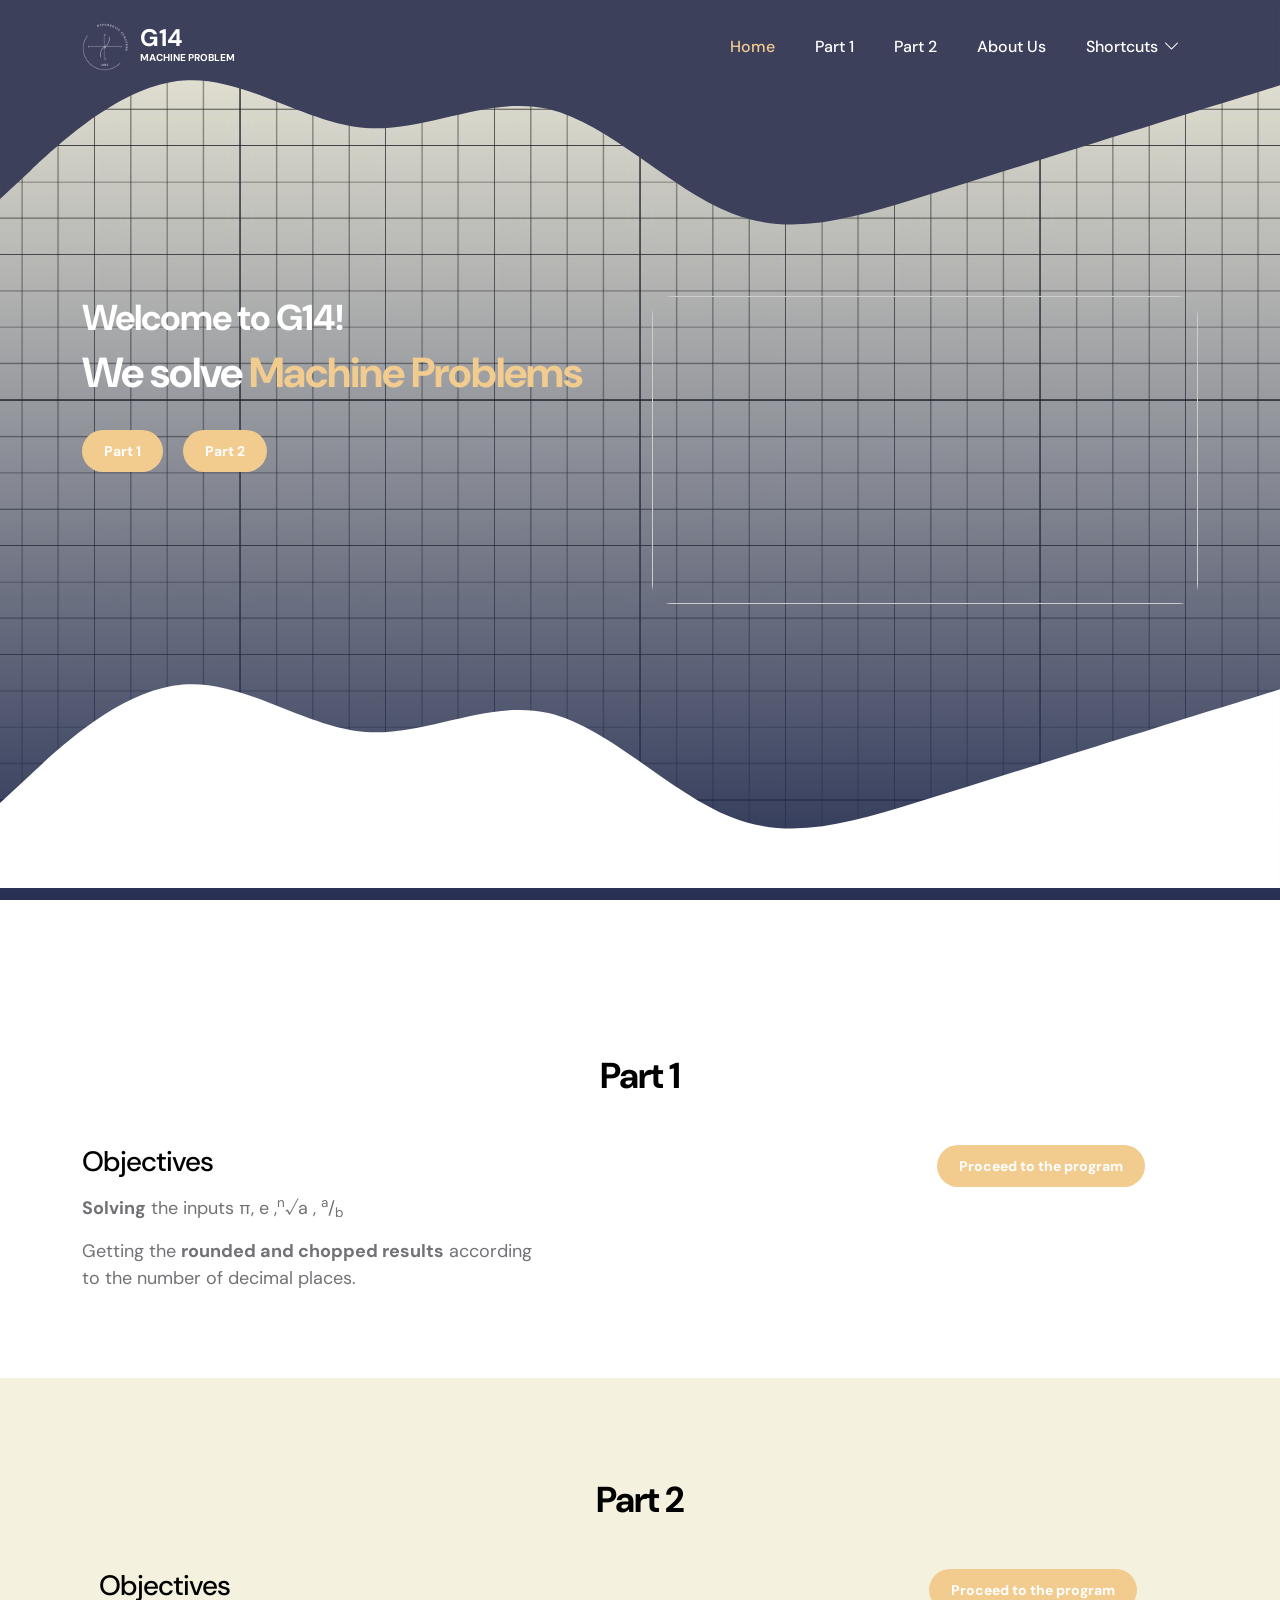
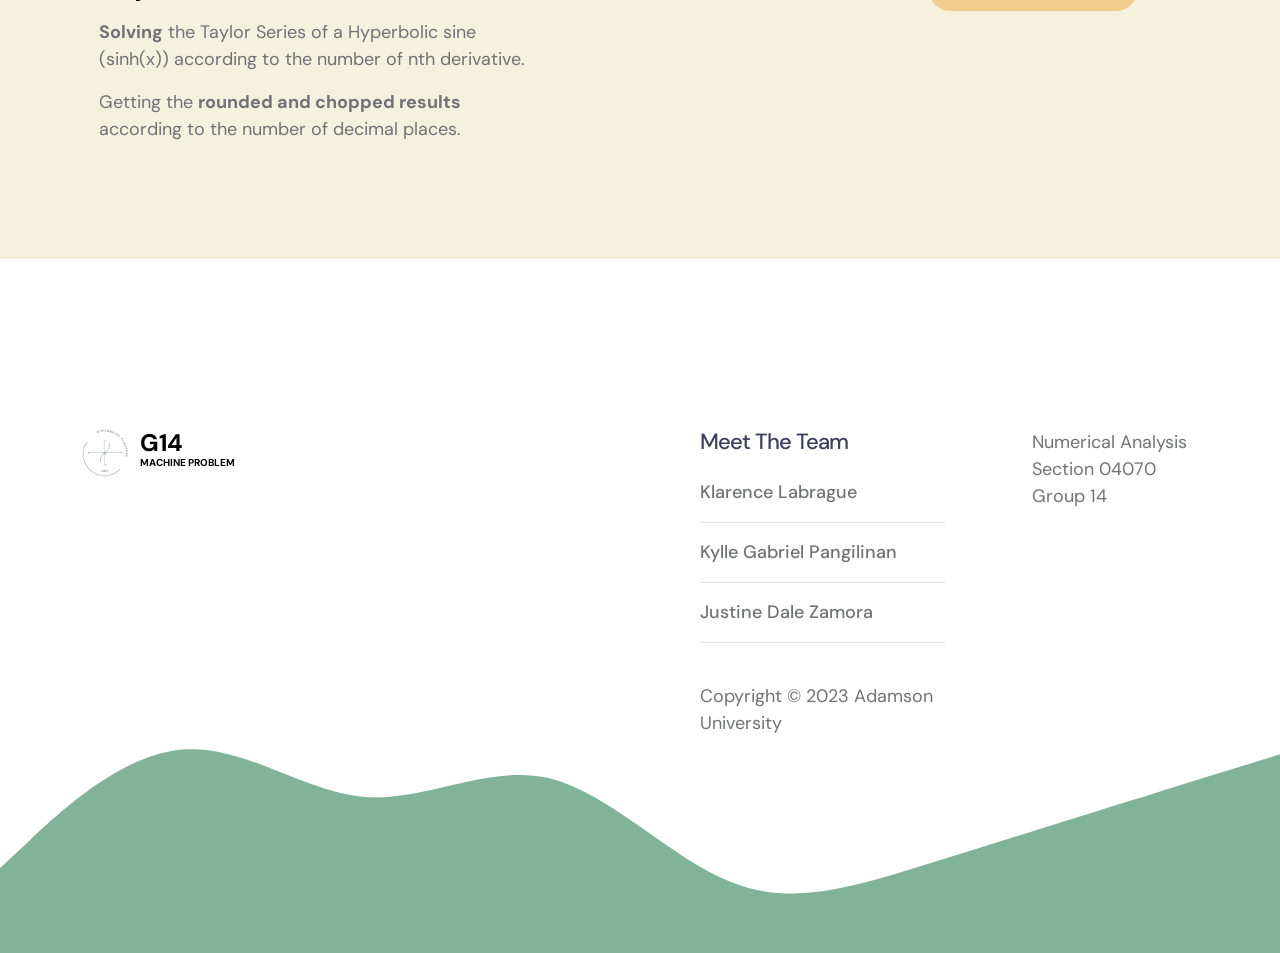
<file: Group14(sinh(x))/index.html>
<!doctype html>
<html lang="en">
    <head>
        <meta charset="utf-8">
        <meta name="viewport" content="width=device-width, initial-scale=1">

        <meta name="description" content="">
        <meta name="author" content="">

        <title>Machine Problem | Grp 14</title>

        <!-- CSS FILES -->                
        <link rel="preconnect" href="https://fonts.googleapis.com">

        <link rel="preconnect" href="https://fonts.gstatic.com" crossorigin>

        <link href="https://fonts.googleapis.com/css2?family=DM+Sans:ital,wght@0,400;0,500;0,700;1,400&display=swap" rel="stylesheet">

        <link href="css/bootstrap.min.css" rel="stylesheet">

        <link href="css/bootstrap-icons.css" rel="stylesheet">

        <link href="css/machineproblem.css" rel="stylesheet">
        
    </head>
    
    <body>
        <main>
            <nav class="navbar navbar-expand-lg">                
                <div class="container">
                    <a class="navbar-brand d-flex align-items-center" href="index.html">
                        <img src="images/logo.png" class="navbar-brand-image img-fluid" alt="Tiya Golf Club">
                        <span class="navbar-brand-text">
                            G14
                            <small>Machine Problem</small>
                        </span>
                    </a>

                    <button class="navbar-toggler" type="button" data-bs-toggle="collapse" data-bs-target="#navbarNav" aria-controls="navbarNav" aria-expanded="false" aria-label="Toggle navigation">
                        <span class="navbar-toggler-icon"></span>
                    </button>
    
                    <div class="collapse navbar-collapse" id="navbarNav">
                        <ul class="navbar-nav ms-lg-auto">
                            <li class="nav-item">
                                <a class="nav-link click-scroll" href="#section_1">Home</a>
                            </li>
    
                            <li class="nav-item">
                                <a class="nav-link click-scroll" href="#section_2">Part 1</a>
                            </li>

                            <li class="nav-item">
                                <a class="nav-link click-scroll" href="#section_3">Part 2</a>
                            </li>

                            <li class="nav-item">
                                <a class="nav-link click-scroll" href="#section_4">About Us</a>
                            </li>


                            <li class="nav-item dropdown">
                                <a class="nav-link dropdown-toggle" href="#" id="navbarLightDropdownMenuLink" role="button" data-bs-toggle="dropdown" aria-expanded="false">Shortcuts</a>

                                <ul class="dropdown-menu dropdown-menu-light" aria-labelledby="navbarLightDropdownMenuLink">
                                    <li><a class="dropdown-item" href="part1.html">Part 1</a></li>

                                    <li><a class="dropdown-item" href="part2.html">Part 2</a></li>
                                </ul>
                            </li>
                        </ul>
                    </div>
                </div>
            </nav>

            <section class="hero-section d-flex justify-content-center align-items-center" id="section_1">

                <div class="section-overlay"></div>

                <svg xmlns="http://www.w3.org/2000/svg" viewBox="0 0 1440 320"><path fill="#3D405B" fill-opacity="1" d="M0,224L34.3,192C68.6,160,137,96,206,90.7C274.3,85,343,139,411,144C480,149,549,107,617,122.7C685.7,139,754,213,823,240C891.4,267,960,245,1029,224C1097.1,203,1166,181,1234,160C1302.9,139,1371,117,1406,106.7L1440,96L1440,0L1405.7,0C1371.4,0,1303,0,1234,0C1165.7,0,1097,0,1029,0C960,0,891,0,823,0C754.3,0,686,0,617,0C548.6,0,480,0,411,0C342.9,0,274,0,206,0C137.1,0,69,0,34,0L0,0Z"></path></svg>

                <div class="container">
                    <div class="row">

                        <div class="col-lg-6 col-12 mb-5 mb-lg-0">
                            <h2 class="text-white">Welcome to G14!</h2>

                            <h1 class="cd-headline rotate-1 text-white mb-4 pb-2">
                                <span>We solve</span>
                                <span class="cd-words-wrapper">
                                    <b class="is-visible">Machine Problems</b>
                                    <b>Hyperbolic sine</b>
                                    <b>nth roots</b>
                                    <b>Fractions</b>
                                    <b>Decimals</b>

                                </span>
                            </h1>

                            <div class="custom-btn-group">
                                <a href="#section_2" class="btn custom-btn smoothscroll me-3">Part 1</a>

                                <a href="#section_3" class="btn custom-btn smoothscroll me-3">Part 2</a>
                            </div>

                        
                        </div>

                        <div class="col-lg-6 col-12">
                            <div class="ratio ratio-16x9">
                                <iframe src="https://www.desmos.com/calculator/yai4gfuick?embed" width="500" height="500" style="border: 1px solid #ccc" frameborder=0></iframe>                        
                            </div>

                    </div>
                </div>

                <svg xmlns="http://www.w3.org/2000/svg" viewBox="0 0 1440 320"><path fill="#ffffff" fill-opacity="1" d="M0,224L34.3,192C68.6,160,137,96,206,90.7C274.3,85,343,139,411,144C480,149,549,107,617,122.7C685.7,139,754,213,823,240C891.4,267,960,245,1029,224C1097.1,203,1166,181,1234,160C1302.9,139,1371,117,1406,106.7L1440,96L1440,320L1405.7,320C1371.4,320,1303,320,1234,320C1165.7,320,1097,320,1029,320C960,320,891,320,823,320C754.3,320,686,320,617,320C548.6,320,480,320,411,320C342.9,320,274,320,206,320C137.1,320,69,320,34,320L0,320Z"></path></svg>
            </section>


            <section class="about-section section-padding" id="section_2">
                <div class="container">
                    <div class="row">

                        <div class="col-lg-12 col-12 text-center">
                            <br>
                            <br>
                            <br>
                            <br>
                            <br>
                            <br>
                            <h2 class="mb-lg-5 mb-4">Part 1</h2>
                        </div>

                        <div class="col-lg-5 col-12 me-auto mb-4 mb-lg-0">
                            <h3 class="mb-3">Objectives</h3>

                            <p><strong>Solving</strong> the inputs &pi;, &#101; ,<sup>n</sup>&radic;<span>a&nbsp;</span>, <sup>a</sup>/<sub>b</sub></p>

                            <p>Getting the <strong> rounded and chopped results</strong> according to the number of decimal places.</p>
                        </div>

                        <div class="col-lg-3 col-md-6 col-12 mb-4 mb-lg-0 mb-md-0">
                           
                        </div>

                        <div class="col-lg-3 col-md-6 col-12">
                            <div class="custom-btn-group">
                                <a href="part1.html" class="btn custom-btn smoothscroll me-3">Proceed to the program</a>

                            </div>
                        </div>

                    </div>
                </div>
            </section>
            <section class="events-section section-bg section-padding" id="section_3">
                <div class="container">
                    <div class="row">

                        <div class="col-lg-12 col-12 text-center">
                            <h2 class="mb-lg-5 mb-4">Part 2</h2>
                        </div>

                        <div class="col-lg-5 col-12 me-auto mb-4 mb-lg-0">
                            <h3 class="mb-3">Objectives</h3>

                            <p><strong>Solving</strong> the Taylor Series of a Hyperbolic sine (sinh(x)) according to the number of nth derivative.</p>
                            <p>Getting the <strong> rounded and chopped results</strong> according to the number of decimal places.</p>
                        </div>

                        <div class="col-lg-3 col-md-6 col-12 mb-4 mb-lg-0 mb-md-0">
                           
                        </div>

                        <div class="col-lg-3 col-md-6 col-12">
                            <div class="custom-btn-group">
                                <a href="part2.html" class="btn custom-btn smoothscroll me-3">Proceed to the program</a>

                            </div>
                        </div>

                    </div>
                </div>
            </section>
            <section class="about-section section-padding" id="section_4">
                
            </section>
        </main>

        <footer class="site-footer">
            <div class="container">
                <div class="row">

                    <div class="col-lg-6 col-12 me-auto mb-5 mb-lg-0">
                        <a class="navbar-brand d-flex align-items-center" href="index.html">
                            <img src="images/logo.png" class="navbar-brand-image img-fluid" alt="">
                            <span class="navbar-brand-text">
                                G14
                                <small>Machine Problem</small>
                            </span>
                        </a>
                    </div>

                    <div class="col-lg-3 col-12">
                        <h5 class="site-footer-title mb-4">Meet The Team</h5>

                        <p class="d-flex border-bottom pb-3 mb-3 me-lg-3">
                            <span>Klarence Labrague</span>
                            
                        </p>
                        <p class="d-flex border-bottom pb-3 mb-3 me-lg-3">
                            <span>Kylle Gabriel Pangilinan</span>
                            
                        </p>

                        <p class="d-flex border-bottom pb-3 mb-3 me-lg-3">
                            <span>Justine Dale Zamora</span>
                            
                        </p>
                        <br>
                        <p class="copyright-text">Copyright © 2023 Adamson University</p>
                    </div>

                        <div class="col-lg-2 col-12 ms-auto">
                            
                            <p class="copyright-text">Numerical Analysis<a rel="nofollow" target="_blank">Section 04070 <br> Group 14 </a></p>
                            
                        </div>

                </div>
            </div>

            <svg xmlns="http://www.w3.org/2000/svg" viewBox="0 0 1440 320"><path fill="#81B29A" fill-opacity="1" d="M0,224L34.3,192C68.6,160,137,96,206,90.7C274.3,85,343,139,411,144C480,149,549,107,617,122.7C685.7,139,754,213,823,240C891.4,267,960,245,1029,224C1097.1,203,1166,181,1234,160C1302.9,139,1371,117,1406,106.7L1440,96L1440,320L1405.7,320C1371.4,320,1303,320,1234,320C1165.7,320,1097,320,1029,320C960,320,891,320,823,320C754.3,320,686,320,617,320C548.6,320,480,320,411,320C342.9,320,274,320,206,320C137.1,320,69,320,34,320L0,320Z"></path></svg>
        </footer>


        <!-- JAVASCRIPT FILES -->
        <script src="js/jquery.min.js"></script>
        <script src="js/bootstrap.bundle.min.js"></script>
        <script src="js/jquery.sticky.js"></script>
        <script src="js/click-scroll.js"></script>
        <script src="js/animated-headline.js"></script>
        <script src="js/modernizr.js"></script>
        <script src="js/custom.js"></script>

    </body>
</html>
</file>
<file: Group14(sinh(x))/css/machineproblem.css>
/*---------------------------------------
  CUSTOM PROPERTIES ( VARIABLES )             
-----------------------------------------*/
:root {
  --white-color:                  #ffffff;
  --primary-color:                #81B29A;
  --secondary-color:              #3D405B;
  --section-bg-color:             #F4F1DE;
  --custom-btn-bg-color:          #F2CC8F;
  --custom-btn-bg-hover-color:    #E07A5F;
  --dark-color:                   #000000;
  --p-color:                      #717275;
  --link-hover-color:             #F2CC8F;

  --body-font-family:             'DM Sans', sans-serif;

  --h1-font-size:                 42px;
  --h2-font-size:                 36px;
  --h3-font-size:                 28px;
  --h4-font-size:                 24px;
  --h5-font-size:                 22px;
  --h6-font-size:                 20px;
  --p-font-size:                  18px;
  --menu-font-size:               16px;
  --btn-font-size:                14px;

  --border-radius-large:          100px;
  --border-radius-medium:         20px;
  --border-radius-small:          10px;

  --font-weight-normal:           400;
  --font-weight-medium:           500;
  --font-weight-bold:             700;
}

body {
  background-color: var(--white-color);
  font-family: var(--body-font-family); 
}


/*---------------------------------------
  TYPOGRAPHY               
-----------------------------------------*/

h2,
h3,
h4,
h5,
h6 {
  color: var(--dark-color);
}

h1,
h2,
h3,
h4,
h5,
h6 {
  font-weight: var(--font-weight-medium);
  letter-spacing: -1px;
}

h1 {
  font-size: var(--h1-font-size);
  font-weight: var(--font-weight-bold);
}

h2 {
  font-size: var(--h2-font-size);
  font-weight: var(--font-weight-bold);
}

h3 {
  font-size: var(--h3-font-size);
}

h4 {
  font-size: var(--h4-font-size);
}

h5 {
  font-size: var(--h5-font-size);
}

h6 {
  font-size: var(--h6-font-size);
}

p {
  color: var(--p-color);
  font-size: var(--p-font-size);
  font-weight: var(--font-weight-normal);
}

ul li {
  color: var(--p-color);
  font-size: var(--p-font-size);
  font-weight: var(--font-weight-normal);
}
/*--------------------------------------*/
a, 
button {
  touch-action: manipulation;
  transition: all 0.3s;
}

a {
  display: inline-block;
  color: var(--secondary-color);
  text-decoration: none;
}

a:hover {
  color: var(--link-hover-color);
}

b,
strong {
  font-weight: var(--font-weight-bold);
}

.input .output{
  color: black;
}

.input-field{
  margin-left: 50px;
}

.highlight{
  color: black;
}

.button{
}

#outputWithDec{
  color: black;
  font-weight: bolder;
}

.output{
  color: black;
}

.highlight{
  font-weight: bold;
}

/*--------------------------------------*/

























/*---------------------------------------
  SECTION               
-----------------------------------------*/
.section-bg {
  background-color: var(--section-bg-color);
}

.section-padding {
  padding-top: 100px;
  padding-bottom: 100px;
}

.section-overlay {
  content: "";
  background: rgba(0, 0, 0, 0) linear-gradient(rgba(39, 48, 83, 0.01) 0%, rgb(39, 48, 83) 100%) repeat scroll 0% 0%;
  position: absolute;
  top: 0;
  right: 0;
  bottom: 0;
  left: 0;
}

::selection {
  background-color: var(--primary-color);
  color: var(--white-color);
}


/*---------------------------------------
  ANIMATED HEADLINE               
-----------------------------------------*/
.cd-words-wrapper {
  display: inline-block;
  position: relative;
  text-align: left;
}

.cd-words-wrapper b {
  color: var(--link-hover-color);
  display: inline-block;
  position: absolute;
  white-space: nowrap;
  left: 0;
  top: 0;
}

.cd-words-wrapper b.is-visible {
  position: relative;
}

.no-js .cd-words-wrapper b {
  opacity: 0;
}

.no-js .cd-words-wrapper b.is-visible {
  opacity: 1;
}

.cd-headline.rotate-1 .cd-words-wrapper {
  -webkit-perspective: 300px;
  -moz-perspective: 300px;
  perspective: 300px;
}
.cd-headline.rotate-1 b {
  opacity: 0;
  -webkit-transform-origin: 50% 100%;
  -moz-transform-origin: 50% 100%;
  -ms-transform-origin: 50% 100%;
  -o-transform-origin: 50% 100%;
  transform-origin: 50% 100%;
  -webkit-transform: rotateX(180deg);
  -moz-transform: rotateX(180deg);
  -ms-transform: rotateX(180deg);
  -o-transform: rotateX(180deg);
  transform: rotateX(180deg);
}
.cd-headline.rotate-1 b.is-visible {
  opacity: 1;
  -webkit-transform: rotateX(0deg);
  -moz-transform: rotateX(0deg);
  -ms-transform: rotateX(0deg);
  -o-transform: rotateX(0deg);
  transform: rotateX(0deg);
  -webkit-animation: cd-rotate-1-in 1.2s;
  -moz-animation: cd-rotate-1-in 1.2s;
  animation: cd-rotate-1-in 1.2s;
}
.cd-headline.rotate-1 b.is-hidden {
  -webkit-transform: rotateX(180deg);
  -moz-transform: rotateX(180deg);
  -ms-transform: rotateX(180deg);
  -o-transform: rotateX(180deg);
  transform: rotateX(180deg);
  -webkit-animation: cd-rotate-1-out 1.2s;
  -moz-animation: cd-rotate-1-out 1.2s;
  animation: cd-rotate-1-out 1.2s;
}

@-webkit-keyframes cd-rotate-1-in {
  0% {
    -webkit-transform: rotateX(180deg);
    opacity: 0;
  }
  35% {
    -webkit-transform: rotateX(120deg);
    opacity: 0;
  }
  65% {
    opacity: 0;
  }
  100% {
    -webkit-transform: rotateX(360deg);
    opacity: 1;
  }
}
@-moz-keyframes cd-rotate-1-in {
  0% {
    -moz-transform: rotateX(180deg);
    opacity: 0;
  }
  35% {
    -moz-transform: rotateX(120deg);
    opacity: 0;
  }
  65% {
    opacity: 0;
  }
  100% {
    -moz-transform: rotateX(360deg);
    opacity: 1;
  }
}
@keyframes cd-rotate-1-in {
  0% {
    -webkit-transform: rotateX(180deg);
    -moz-transform: rotateX(180deg);
    -ms-transform: rotateX(180deg);
    -o-transform: rotateX(180deg);
    transform: rotateX(180deg);
    opacity: 0;
  }
  35% {
    -webkit-transform: rotateX(120deg);
    -moz-transform: rotateX(120deg);
    -ms-transform: rotateX(120deg);
    -o-transform: rotateX(120deg);
    transform: rotateX(120deg);
    opacity: 0;
  }
  65% {
    opacity: 0;
  }
  100% {
    -webkit-transform: rotateX(360deg);
    -moz-transform: rotateX(360deg);
    -ms-transform: rotateX(360deg);
    -o-transform: rotateX(360deg);
    transform: rotateX(360deg);
    opacity: 1;
  }
}
@-webkit-keyframes cd-rotate-1-out {
  0% {
    -webkit-transform: rotateX(0deg);
    opacity: 1;
  }
  35% {
    -webkit-transform: rotateX(-40deg);
    opacity: 1;
  }
  65% {
    opacity: 0;
  }
  100% {
    -webkit-transform: rotateX(180deg);
    opacity: 0;
  }
}
@-moz-keyframes cd-rotate-1-out {
  0% {
    -moz-transform: rotateX(0deg);
    opacity: 1;
  }
  35% {
    -moz-transform: rotateX(-40deg);
    opacity: 1;
  }
  65% {
    opacity: 0;
  }
  100% {
    -moz-transform: rotateX(180deg);
    opacity: 0;
  }
}
@keyframes cd-rotate-1-out {
  0% {
    -webkit-transform: rotateX(0deg);
    -moz-transform: rotateX(0deg);
    -ms-transform: rotateX(0deg);
    -o-transform: rotateX(0deg);
    transform: rotateX(0deg);
    opacity: 1;
  }
  35% {
    -webkit-transform: rotateX(-40deg);
    -moz-transform: rotateX(-40deg);
    -ms-transform: rotateX(-40deg);
    -o-transform: rotateX(-40deg);
    transform: rotateX(-40deg);
    opacity: 1;
  }
  65% {
    opacity: 0;
  }
  100% {
    -webkit-transform: rotateX(180deg);
    -moz-transform: rotateX(180deg);
    -ms-transform: rotateX(180deg);
    -o-transform: rotateX(180deg);
    transform: rotateX(180deg);
    opacity: 0;
  }
}


/*---------------------------------------
  CUSTOM BUTTON               
-----------------------------------------*/
.custom-btn {
  background: var(--custom-btn-bg-color);
  border: 2px solid transparent;
  border-radius: var(--border-radius-large);
  color: var(--white-color);
  font-size: var(--btn-font-size);
  font-weight: var(--font-weight-bold);
  line-height: normal;
  transition: all 0.3s;
  padding: 10px 20px;
  clear: both;
}

.custom-btn:hover {
  background: var(--custom-btn-bg-hover-color);
  color: var(--white-color);
}

.custom-border-btn {
  background: transparent;
  border: 2px solid var(--custom-btn-bg-color);
  color: var(--custom-btn-bg-color);
}

.custom-border-btn:hover {
  background: var(--custom-btn-bg-color);
  border-color: transparent;
  color: var(--white-color);
}

.custom-btn-bg-white {
  border-color: var(--white-color);
  color: var(--white-color);
}

.custom-btn-group .link {
  color: var(--white-color);
  font-weight: var(--font-weight-medium);
}

.custom-btn-group .link:hover {
  color: var(--link-hover-color);
}


/*---------------------------------------
  NAVIGATION BAR & OFFCANVAS              
-----------------------------------------*/
.offcanvas {
  background-color: var(--primary-color);
  padding: 30px;
}

.offcanvas.offcanvas-end {
  border-left: 0;
}

.offcanvas-header .btn-close {
  transition: all 0.3s;
}

.offcanvas-header .btn-close:hover {
  transform: rotate(180deg);
}

.offcanvas svg {
  position: absolute;
  bottom: 0;
  right: 0;
  left: 0;
}

.sticky-wrapper {
  position: absolute;
  top: 0;
  right: 0;
  left: 0;
}

.sticky-wrapper.is-sticky .navbar {
  background-color: rgb(61 64 91);
}

.navbar {
  background: transparent;
  z-index: 99;
  padding-top: 15px;
  padding-bottom: 15px;
}

.navbar-brand,
.navbar-brand:hover {
  font-size: var(--h4-font-size);
  font-weight: var(--font-weight-bold);
  display: block;
  color: var(--dark-color);
  max-width: 48px;
}

.navbar .navbar-brand,
.navbar .navbar-brand:hover {
  color: var(--white-color);
}

.navbar .navbar-brand-image {
  filter: brightness(0) invert(1);
}

.navbar-brand-image {
  width: 48px;
  height: 48px;
}

.navbar-brand-text {
  line-height: normal;
  margin-left: 10px;
  position: relative;
  bottom: 5px;
}

.navbar-brand-text small {
  display: block;
  font-size: 10px;
  line-height: 1;
  text-transform: uppercase;
}

.navbar-expand-lg .navbar-nav .nav-link {
  border-radius: var(--border-radius-large);
  margin: 10px;
  padding: 10px;
}

.navbar-nav .nav-link {
  display: inline-block;
  color: var(--white-color);
  font-size: var(--menu-font-size);
  font-weight: var(--font-weight-medium);
  padding-top: 15px;
  padding-bottom: 15px;
}

.navbar-nav .nav-link.active, 
.navbar-nav .nav-link:hover {
  color: var(--link-hover-color);
}

.navbar .dropdown-menu {
  background: var(--white-color);
  box-shadow: 0 1rem 3rem rgba(0,0,0,.175);
  border: 0;
  display: inherit;
  opacity: 0;
  min-width: 9rem;
  margin-top: 20px;
  padding: 13px 0 10px 0;
  transition: all 0.3s;
  pointer-events: none;
}

.navbar .dropdown-menu::before {
  content: "";
  width: 0;
  height: 0;
  border-left: 20px solid transparent;
  border-right: 20px solid transparent;
  border-bottom: 15px solid var(--white-color);
  position: absolute;
  top: -10px;
  left: 10px;
}

.navbar .dropdown-item {
  display: inline-block;
  color: var(--p-color);
  font-size: var(--menu-font-size);
  font-weight: var(--font-weight-medium);
  position: relative;
}

.navbar .dropdown-item.active, 
.navbar .dropdown-item:active,
.navbar .dropdown-item:focus, 
.navbar .dropdown-item:hover {
  background: transparent;
  color: var(--link-hover-color);
}

.navbar .dropdown-toggle::after {
  content: "\f282";
  display: inline-block;
  font-family: bootstrap-icons !important;
  font-size: var(--copyright-font-size);
  font-style: normal;
  font-weight: normal !important;
  font-variant: normal;
  text-transform: none;
  line-height: 1;
  vertical-align: -.125em;
  -webkit-font-smoothing: antialiased;
  -moz-osx-font-smoothing: grayscale;
  position: relative;
  left: 2px;
  border: 0;
}

@media screen and (min-width: 992px) {
  .navbar .dropdown:hover .dropdown-menu {
    opacity: 1;
    margin-top: 0;
    pointer-events: auto;
  }
}

.navbar-toggler {
  border: 0;
  padding: 0;
  cursor: pointer;
  margin: 0;
  width: 30px;
  height: 35px;
  outline: none;
}

.navbar-toggler:focus {
  outline: none;
  box-shadow: none;
}

.navbar-toggler[aria-expanded="true"] .navbar-toggler-icon {
  background: transparent;
}

.navbar-toggler[aria-expanded="true"] .navbar-toggler-icon:before,
.navbar-toggler[aria-expanded="true"] .navbar-toggler-icon:after {
  transition: top 300ms 50ms ease, -webkit-transform 300ms 350ms ease;
  transition: top 300ms 50ms ease, transform 300ms 350ms ease;
  transition: top 300ms 50ms ease, transform 300ms 350ms ease, -webkit-transform 300ms 350ms ease;
  top: 0;
}

.navbar-toggler[aria-expanded="true"] .navbar-toggler-icon:before {
  transform: rotate(45deg);
}

.navbar-toggler[aria-expanded="true"] .navbar-toggler-icon:after {
  transform: rotate(-45deg);
}

.navbar-toggler .navbar-toggler-icon {
  background: var(--white-color);
  transition: background 10ms 300ms ease;
  display: block;
  width: 30px;
  height: 2px;
  position: relative;
}

.navbar-toggler .navbar-toggler-icon:before,
.navbar-toggler .navbar-toggler-icon:after {
  transition: top 300ms 350ms ease, -webkit-transform 300ms 50ms ease;
  transition: top 300ms 350ms ease, transform 300ms 50ms ease;
  transition: top 300ms 350ms ease, transform 300ms 50ms ease, -webkit-transform 300ms 50ms ease;
  position: absolute;
  right: 0;
  left: 0;
  background: var(--white-color);
  width: 30px;
  height: 2px;
  content: '';
}

.navbar-toggler .navbar-toggler-icon::before {
  top: -8px;
}

.navbar-toggler .navbar-toggler-icon::after {
  top: 8px;
}


/*---------------------------------------
  HERO        
-----------------------------------------*/
.hero-section {
  background-image: url('../images/bg.jpg');
  background-repeat: no-repeat;
  background-size: cover;
  background-position: center;
  position: relative;
  padding-top: 100px;
  padding-bottom: 100px;
  height: 100vh;
  min-height: 670px;
  margin-bottom: -90px;
}

.hero-50 {
  height: auto;
  min-height: 540px;
  margin-bottom: -100px;
}

.hero-50 .container + svg {
  transform: rotate(180deg);
}

.hero-section .ratio {
  border-radius: var(--border-radius-medium);
  overflow: hidden;
}

.hero-section svg {
  position: absolute;
  right: 0;
  left: 0;
}

.hero-section > svg {
  top: 0;
}

.hero-section .container + svg {
  top: auto;
  bottom: -1px;
}

.hero-section .row {
  position: relative;
  z-index: 22;
}


/*---------------------------------------
  BACKGROUND IMAGE SECTION        
-----------------------------------------*/
.section-bg-image {
  background-image: url('../images/frederik-rosar-NDSZcCfnsbY-unsplash.jpg');
  background-repeat: no-repeat;
  background-size: cover;
  background-position: center;
  position: relative;
  margin-bottom: -70px;
}

.section-bg-image .container + svg {
  transform: rotate(180deg);
  position: relative;
  bottom: -1px;
}

.section-bg-image-block {
  backdrop-filter: blur(5px) saturate(180%);
  -webkit-backdrop-filter: blur(5px) saturate(180%);
  background-color: rgba(255, 255, 255, 0.75);
  border-radius: var(--border-radius-medium);
  border: 1px solid rgba(209, 213, 219, 0.3);
  border-radius: var(--border-radius-medium);
  padding: 50px;
}

.section-bg-image-block .input-group {
  background-color: var(--white-color);
  border-radius: var(--border-radius-large);
  padding: 10px 15px;
}

.section-bg-image-block .input-group-text {
  background-color: transparent;
  border: 0;
}

.section-bg-image-block input[type="email"] {
  border: 0;
  box-shadow: none;
  margin-bottom: 0;
  padding-left: 0;
}

.section-bg-image-block button[type="submit"] {
  background-color: var(--primary-color);
  border: 0;
  border-radius: var(--border-radius-large) !important;
  color: var(--white-color);
  max-width: 150px;
}


/*---------------------------------------
  ABOUT SECTOIN              
-----------------------------------------*/
.about-section {
  padding-bottom: 70px;
}

.member-block-image-wrap {
  border-radius: var(--border-radius-medium);
  position: relative;
  overflow: hidden;
}

.member-block-image-wrap:hover .member-block-image {
  transform: scale(1.2);
}

.member-block-image-wrap:hover .social-icon {
  opacity: 1;
}

.member-block-image-wrap .social-icon {
  background-color: var(--white-color);
  border-radius: var(--border-radius-large);
  position: absolute;
  top: 50%;
  left: 50%;
  transform: translate(-50%, -50%);
  opacity: 0;
  transition: all 0.5s;
  padding: 15px 20px;
  width: auto;
}

.member-block-image {
  transition: all 0.3s;
}

.member-block-info {
  padding: 10px;
}

.member-block-info h4,
.member-block-info p {
  margin-bottom: 0;
}


/*---------------------------------------
  CUSTOM BLOCK              
-----------------------------------------*/
.custom-block {
  border-radius: var(--border-radius-medium);
  position: relative;
  overflow: hidden;
  padding: 30px 20px;
}

.custom-block-bg {
  background: var(--white-color);
}

.custom-block-date-wrap {
  background-color: var(--primary-color);
  border-radius: var(--border-radius-medium);
  text-align: center;
  padding: 20px 30px;
}

.custom-block-date {
  font-size: var(--h1-font-size);
}

.custom-block-image-wrap {
  border-radius: var(--border-radius-medium);
  position: relative;
  overflow: hidden;
}

.custom-block-image-wrap:hover .custom-block-image {
  transform: scale(1.2);
}

.custom-block-image-wrap:hover .custom-block-icon {
  opacity: 1;
}

.custom-block-image {
  transition: all 0.3s;
}

.custom-block-image-wrap .custom-block-date-wrap,
.custom-block-image-wrap .custom-btn-wrap {
  position: absolute;
  bottom: 0;
}

.custom-block-image-wrap .custom-block-date-wrap {
  border-radius: 0;
  left: 0;
  width: 50%;
  padding: 12.30px 20px;
}

.custom-block-image-wrap .custom-btn-wrap {
  right: 0;
  width: 50%;
}

.custom-block-image-wrap .custom-btn  {
  border-radius: 0;
  display: block;
  padding: 15px 20px;
}

.custom-block-info {
  padding-top: 10px;
}

.custom-block-image-wrap + .custom-block-info {
  padding-top: 20px;
}

.custom-block-span {
  color: var(--secondary-color);
  font-weight: var(--font-weight-bold);
  min-width: 110px;
  margin-right: 10px;
}

.custom-block-icon {
  background: var(--custom-btn-bg-color);
  border-radius: var(--border-radius-large);
  color: var(--white-color);
  width: 60px;
  height: 60px;
  line-height: 60px;
  text-align: center;
  font-size: var(--h3-font-size);
  position: absolute;
  top: 50%;
  left: 50%;
  transform: translate(-50%, -50%);
  opacity: 0;
  transition: all 0.5s;
}

.custom-block-icon:hover {
  background: var(--custom-btn-bg-hover-color);
  color: var(--white-color);
}


/*---------------------------------------
  EVENTS SECTION            
-----------------------------------------*/
.events-section.section-bg .container > .row {
  margin-right: 5px;
  margin-left: 5px;
}

.events-section.section-bg .container > .row .row {
  margin: auto;
}

.events-listing-section {
  margin-bottom: 100px;
}

.events-detail-section .custom-block-info {
  padding: 40px 60px;
}

.events-detail-info {
  background-color: var(--section-bg-color);
  border-radius: var(--border-radius-medium);
  padding: 50px 25px;
}

.events-title {
  font-size: var(--h3-font-size);
  font-weight: var(--font-weight-medium);
}


/*---------------------------------------
  MEMBERSHIP SECTION            
-----------------------------------------*/
.membership-section .container {
  position: relative;
  z-index: 2;
}

.table-responsive {
  border-radius: var(--border-radius-medium);
}

.table-responsive tbody, 
.table-responsive td, 
.table-responsive tfoot, 
.table-responsive th, 
.table-responsive thead, 
.table-responsive tr {
  border: 0;
}

.table-responsive thead tr {
  background-color: var(--secondary-color);
  color: var(--white-color);
}

.table-responsive thead th {
  padding: 22px 16px !important;
}

.table-responsive tbody tr:nth-child(even) {
  background-color: var(--section-bg-color);
}

.table>:not(caption)>*>* {
  padding: 18px 16px;
}

.table-responsive .bi-check-circle-fill {
  color: var(--primary-color);
}

.table-responsive .bi-x-circle-fill {
  color: var(--custom-btn-bg-hover-color);
}

.membership-form {
  background-color: var(--secondary-color);
  border-radius: var(--border-radius-medium);
  padding: 35px;
}

.membership-form .form-floating>textarea {
  border-radius: var(--border-radius-medium);
  height: 100px;
}


/*---------------------------------------
  CONTACT               
-----------------------------------------*/
.contact-form .form-floating>textarea {
  border-radius: var(--border-radius-medium);
  height: 120px;
}

.contact-info {
  position: relative;
}

.contact-info-item {
  background: var(--secondary-color);
  border-radius: var(--border-radius-medium);
  position: absolute;
  overflow: hidden;
  top: 50%;
  left: 50%;
  transform: translate(-50%, -50%);
  text-align: center;
}

.contact-info-body {
  padding: 20px 30px;
}

.contact-info-body strong,
.contact-info-item a {
  color: var(--white-color);
}

.contact-info-footer {
  background-color: var(--custom-btn-bg-hover-color);
  padding: 10px 20px;
  transition: all 0.3s;
}

.contact-info-footer:hover {
  background-color: var(--custom-btn-bg-color);
}

.contact-info-footer a {
  display: block;
  font-weight: var(--font-weight-bold);
}


/*---------------------------------------
  SITE FOOTER            
-----------------------------------------*/
.site-footer {
  position: relative;
  padding-bottom: 200px;
}

.site-footer .container {
  position: relative;
  z-index: 2;
}

.site-footer svg {
  position: absolute;
  bottom: 0;
  right: 0;
  left: 0;
  pointer-events: none;
}

.site-footer-title {
  color: var(--secondary-color);
}

.site-footer p span {
  font-weight: var(--font-weight-medium);
  margin-right: auto;
}


/*---------------------------------------
  CUSTOM FORM               
-----------------------------------------*/
.custom-form .form-control {
  border-radius: var(--border-radius-large);
  border-width: 2px;
  box-shadow: none;
  color: var(--p-color);
  margin-bottom: 20px;
  padding: 10px;
  padding-left: 20px;
  outline: none;
}

.custom-form .form-control:focus,
.custom-form .form-control:hover {
  border-color: var(--dark-color);
}

.form-floating>label {
  padding-left: 20px;
}

.custom-form button[type="submit"] {
  background: var(--custom-btn-bg-color);
  border: none;
  border-radius: var(--border-radius-large);
  color: var(--white-color);
  font-size: var(--p-font-size);
  font-weight: var(--font-weight-medium);
  transition: all 0.3s;
  margin-bottom: 0;
  padding-left: 10px;
}

.custom-form button[type="submit"]:hover,
.custom-form button[type="submit"]:focus {
  background: var(--custom-btn-bg-hover-color);
  border-color: transparent;
}

.header-form {
  position: relative;
}

.header-form .form-control {
  padding-left: 42px;
}

.header-form-icon {
  width: 24px;
  position: absolute;
  top: 0;
  margin: 12px;
  margin-left: 15px;
}


/*---------------------------------------
  SOCIAL ICON               
-----------------------------------------*/
.social-icon {
  margin: 0;
  padding: 0;
}

.social-icon-item {
  list-style: none;
  display: inline-block;
  vertical-align: top;
}

.social-icon-link {
  background: var(--secondary-color);
  border-radius: var(--border-radius-large);
  color: var(--white-color);
  font-size: var(--btn-font-size);
  display: block;
  margin-right: 5px;
  text-align: center;
  width: 35px;
  height: 35px;
  line-height: 36px;
  transition: background 0.2s, color 0.2s;
}

.social-icon-link:hover {
  background: var(--primary-color);
  color: var(--white-color);
}


/*---------------------------------------
  RESPONSIVE STYLES               
-----------------------------------------*/
@media screen and (max-width: 991px) {
  h1 {
    font-size: 36px;
  }

  h2 {
    font-size: 28px;
  }

  h3 {
    font-size: 22px;
  }

  h4 {
    font-size: 20px;
  }

  h5 {
    font-size: 18px;
  }

  h6 {
    font-size: 16px;
  }

  .section-padding {
    padding-top: 50px;
    padding-bottom: 50px;
  }
  
  .navbar {
    background-color: var(--secondary-color);
  }

  .navbar-nav .dropdown-menu {
    position: relative;
    left: 10px;
    opacity: 1;
    pointer-events: auto;
    max-width: 155px;
    margin-top: 15px;
    margin-bottom: 15px;
  }

  .navbar-expand-lg .navbar-nav {
    padding-top: 15px;
    padding-bottom: 10px;
  }

  .navbar-expand-lg .navbar-nav .nav-link {
    margin: 5px;
    padding: 0;
  }

  .hero-section {
    position: relative;
    top: 82px;
    margin-bottom: 82px;
  }

  .events-listing-section {
    margin-bottom: 50px;
  }

  .events-detail-section .custom-block-info {
    padding: 40px;
  }

  .events-detail-info {
    padding: 35px 25px;
  }

  .contact-info-item {
    width: 60%;
  }

  .events-detail-section .contact-info-item {
    width: 70%;
  }

  .section-bg-image {
    margin-bottom: 0;
  }

  .section-bg-image-block {
    padding: 30px;
  }

  .site-footer {
    padding-top: 20px;
    padding-bottom: 100px;
  }
}

@media screen and (max-width: 480px) {
  .navbar-brand {
    font-size: var(--p-font-size);
  }

  .navbar-brand-icon {
    width: 30px;
    height: 30px;
  }

  .navbar-brand-icon::after {
    top: 5px;
  }

  .section-bg-image-block {
    padding: 30px;
  }

  .contact-info-item {
    width: 72%;
  }
}

@media screen and (max-width: 360px) {
  .custom-btn {
    font-size: 12px;
    padding: 4px 12px;
  }
}
</file>
